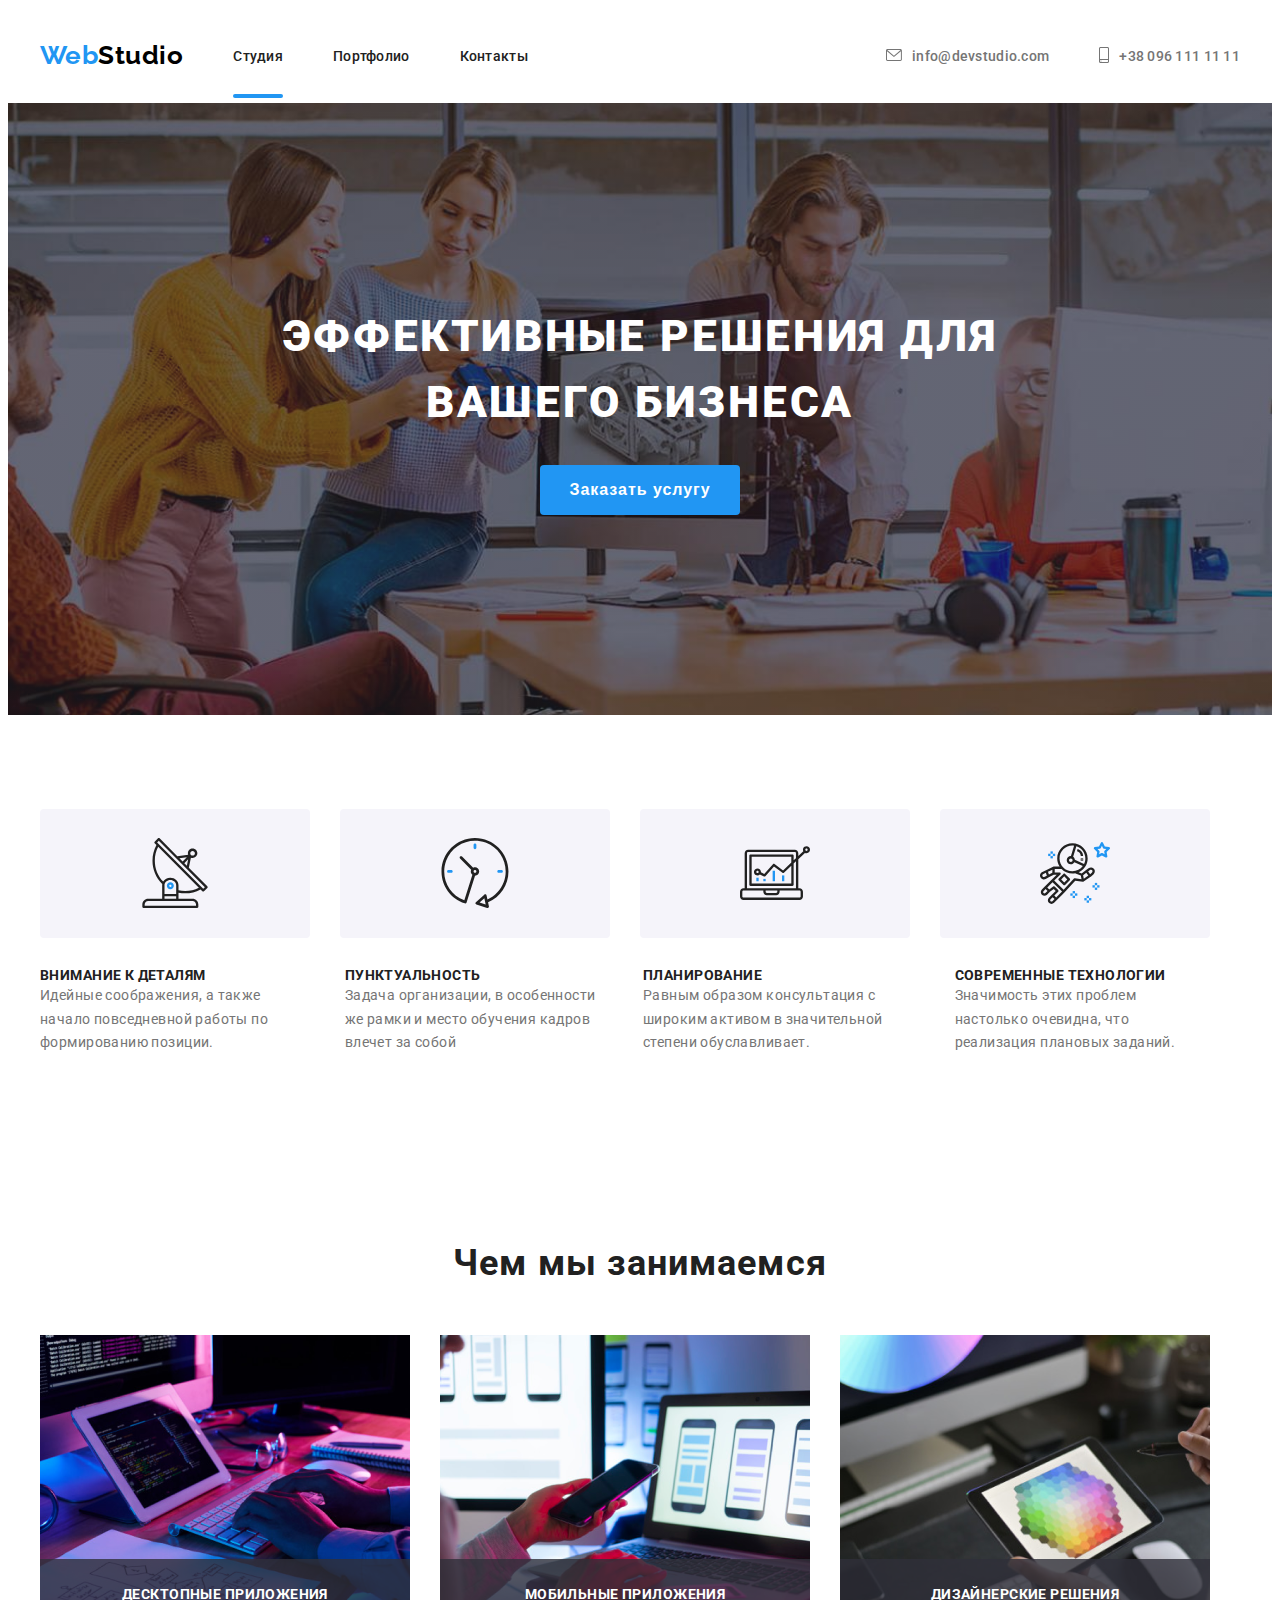
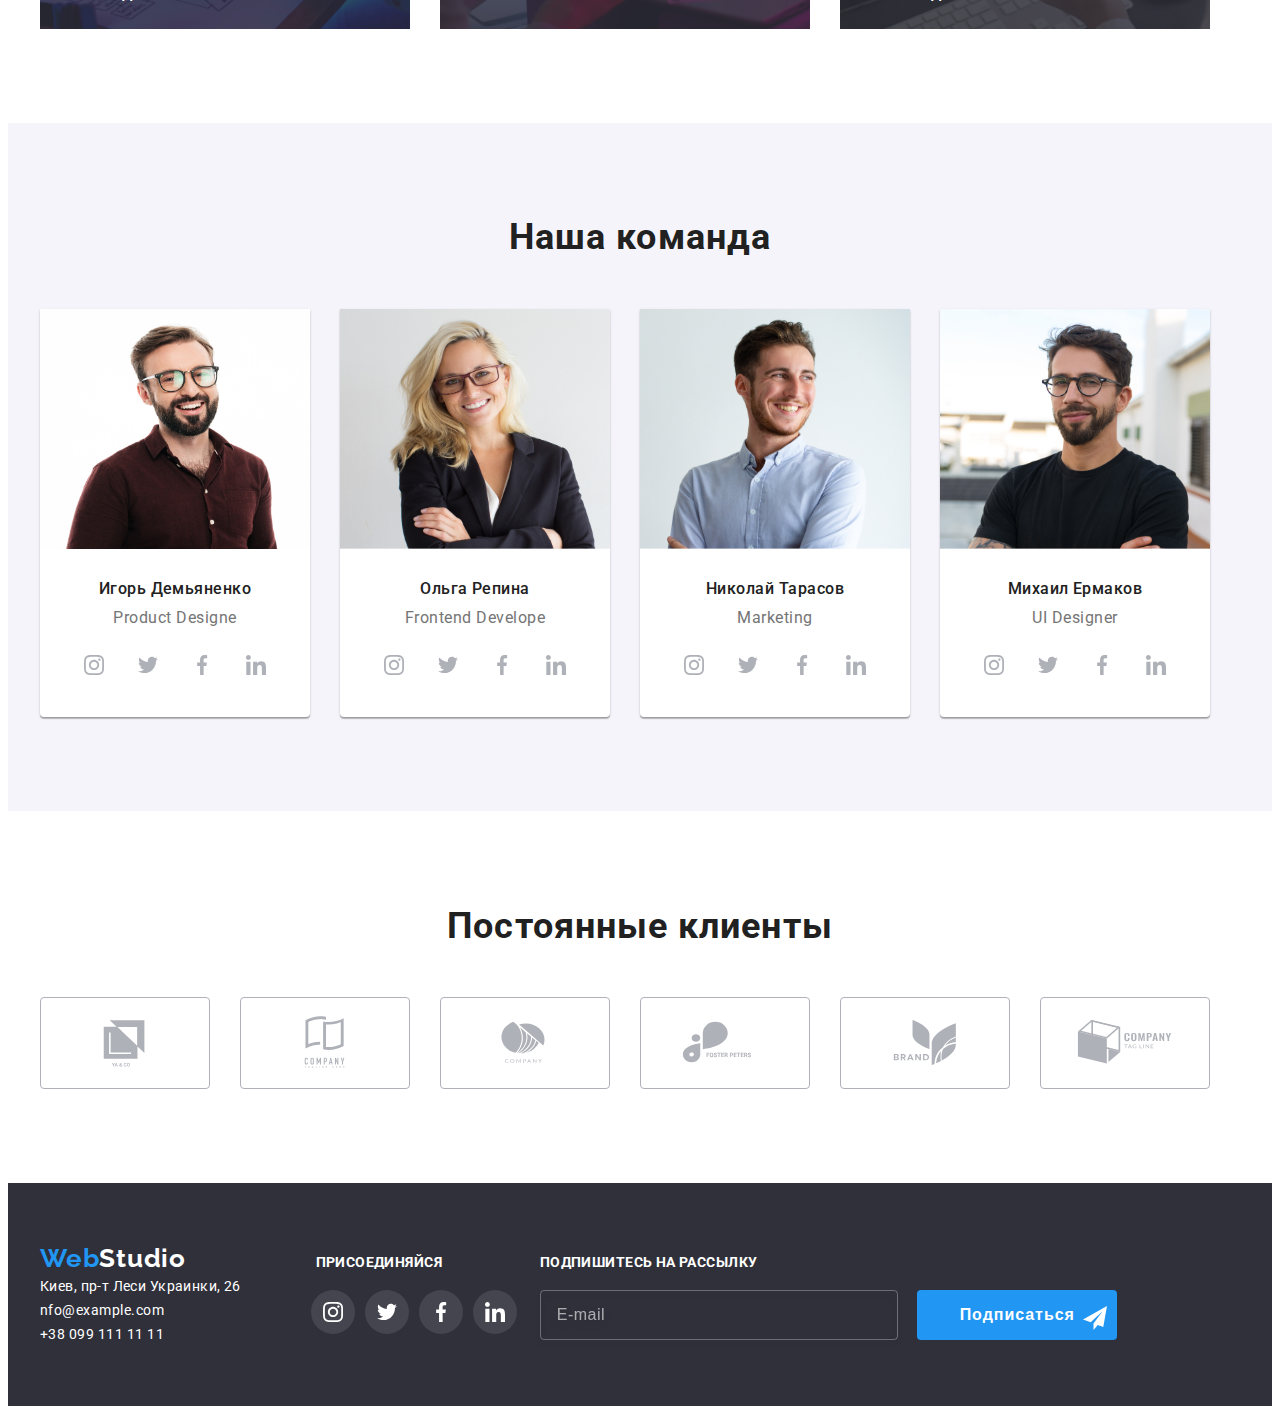
<file: index.html>
<!DOCTYPE html>
<html lang="en">
<head>
    <meta charset="UTF-8">
    <meta http-equiv="X-UA-Compatible" content="IE=edge">
    <meta name="viewport" content="width=device-width, initial-scale=1.0">
    <title>Document</title>
    <link rel="preconnect" href="https://fonts.googleapis.com">
<link rel="preconnect" href="https://fonts.gstatic.com" crossorigin>
<link href="https://fonts.googleapis.com/css2?family=Raleway:wght@700&family=Roboto:wght@400;500;700;900&display=swap" rel="stylesheet">
    <link rel="stylesheet" href="https://cdnjs.cloudflare.com/ajax/libs/modern-normalize/1.1.0/modern-normalize.min.css" integrity="sha512-wpPYUAdjBVSE4KJnH1VR1HeZfpl1ub8YT/NKx4PuQ5NmX2tKuGu6U/JRp5y+Y8XG2tV+wKQpNHVUX03MfMFn9Q==" crossorigin="anonymous" referrerpolicy="no-referrer" />
    <link rel="stylesheet" href="./css/main.min.css">
       </head>
<body>
       <!--шапка-->
       <header>
           <section class="heder-border">
         
           <div class="conteiner header-contakt">
                    <nav class="link header-navigation">      
                    <ul class="list header-list">
                         <li class="list__items"><a href="" class="link"> <span class="header-logo-1">Web</span><span class="heder-logo-2">Studio</span></a></li>
                         <Li class="list__items"><a href="./index.html"  class="list__link link carrent">Студия</a></li>
                         <li class="list__items"><a href="./portfolio.html" class="list__link link">Портфолио</a></li>
                         <Li class="list__items"><a href="" class="list__link link">Контакты</a></li>
                         </ul>
                        </nav> 
      <ul class="list contakt-list">
  <li class="contakt-item">
  <a href=""class="contakt-link ">
   <svg class="contakt-icon">
  <use href="./images/icons.svg#icon-envelope" ></use>
   </svg>
  </a>
  </li>
  <li class="list__items">
  <a href="mail:" class="contakt__list-email link list">info@devstudio.com                         
   </a>
   </li>
  <li class="contakt-item">
    <a href=""class="contakt-link ">
   <svg class="contakt-icon-tel">
  <use href="./images/icons.svg#icon-smartphone" ></use>
     
    </svg>
    </a>
    </li> <li class="list__items"><a href="tel:" class="contakt__list-tel link list">+38 096 111 11 11</a></li>
                        </ul>
        </div>
    </section>
     </header>
     <main>
       <section>
           <h1 hidden></h1>
       </section>
                             <!--hero-->
                         
           <section class="hero-fon"> 
            <div class="conteiner">
                <ul class="link list hero">
                    <li>
                     <h2 class="rishenie ">Эффективные решения для <br> вашего бизнеса</h2>    
                     <button                
                     type="button"
                      class="button button-flexs" data-modal-open>Заказать услугу</button>            
                    </li>
                     
                   
                </ul>
           
            </div>
          </section>
  
       
                                
                                <!--priimuschestva-->
            <section class="section">
            <div class="conteiner">

<ul class="priim">
    <li class="priim__item list">
        <a href=""class="priim__link ">
            <svg class="priim__icon">
               <use href="./images/icons.svg#icon-antenna-1" ></use>
                              
            </svg>
         </a></li>

         <li class="priim__item list">
            <a href=""class="priim__link ">
                <svg class="priim__icon">
                   <use href="./images/icons.svg#icon-clock-1" ></use>
                          
                </svg>
             </a></li>
             <li class="priim__item list">
                <a href=""class="priim__link ">
                    <svg class="priim__icon">
                       <use href="./images/icons.svg#icon-diagram-1" ></use>
                                      
                    </svg>
                 </a></li>
        
                 <li class="priim__item list">
                    <a href=""class="priim__link ">
                        <svg class="priim__icon astrovavt">
                           <use href="./images/icons.svg#icon-astronaut-1" ></use>
                                  
                        </svg>
                     </a></li>


</ul>

            <ul class="priimuschestva">
                 <li class="recl-zag"><h2 class="zagolovok">Внимание к деталям</h2>
                <p class="vubor">Идейные соображения, а также начало повседневной работы по формированию позиции.</p>
                </li>
                    <li class="recl-zag"><h2 class="zagolovok">Пунктуальность</h2>
                    <p class="vubor">Задача организации, в особенности же рамки и место обучения кадров влечет за собой</p>
                </li>
                    <li class="recl-zag">
                    <h2 class="zagolovok">Планирование</h2>
                    <p class="vubor">Равным образом консультация с широким активом в значительной степени обуславливает.</p>
                </li>
                <li class="recl-zag">
                   <h2  class="zagolovok">Современные технологии</h2> 
                   <p class="vubor">Значимость этих проблем настолько очевидна, что реализация плановых заданий.</p>
                </li>
            </ul>
        </div>
              </section>
       
                 <!--galer-1-->
            <section class="section">
                 <div class="conteiner">
            <ul class="stail text">
            <li  class="text-stail"><a href="" class="text-stail text stail">Чем мы занимаемся</a></li>
                   </ul>
                   <ul class="stail text galeri-1">
                    <li class="galeri-1">
                       <div>
                        <img src="./images/klava.jpg" alt=""
                         width="370" height="294">
                    <p class="zanjatie">Десктопные приложения</p></div>
                </li>
                    <li class="galeri-1">
                        <div> 
                        <img src="./images/tel.jpg" alt=""
                         width="370" height="294">
                         <p class="zanjatie">Мобильные приложения</p>
                        </div>
                        </li>
                        
                         <li class="galeri-1">
                           <div>

                          
                            <img src="./images/plansh.jpg" alt="" 
                             width="370" height="294">
                             <p class="zanjatie">Дизайнерские решения</p>
                            </div>
                            
                            </li>
                   </ul>       
                 </div>
        </section>
      <!--galeri-2-->
                <section class="section color">
                    <div class=" conteiner">
            <ul class="stail text">
            <li class="text-stail">
            <a href="" class=" text-stail text stail">Наша команда </a></li>
            </ul>
<div class="galeri-2">
    <ul class="stail text galeri-2">
        <li class="cart-name">
            <img 
            src="./images/igor.jpg" 
            alt="чоловік з бородою" 
            width="270" 
            height="240">
        <h3 class="name">Игорь Демьяненко</h3>
        <p lang= "en" class="position">Product Designe</p>
    
        <ul class="galeri-2-list social-lict list">
            <li class="social-item">
                <a href=""class="social-link link">
                    <svg class="social-icon">
                       <use href="./images/icons.svg#icon-instagram" ></use>
                                             
                    </svg>
                 </a>
                 </li>
                <li class="social-item">
                    <a href="" class="social-link link">
                        <svg class="social-icon">
                        <use href="./images/icons.svg#icon-twitter" ></use>                                         
                         </svg>
                         </a>
                         </li>
                    <li class="social-item">
                        <a href="" class="social-link link"> 
                            <svg class="social-icon">
                        <use href="./images/icons.svg#icon-facebook" ></use>                                         
                         </svg>
                        </a></li>
                        <li class="social-item">
                            <a href="" class="social-link link">
                                <svg class="social-icon">
                        <use href="./images/icons.svg#icon-linkedin" ></use>                                         
                         </svg> </a>
                            </li>    
        </ul>
    
    </li>
   
   
    </ul>
    
      <ul class="stail text galeri-2">
        <li class="cart-name">
           <img 
            src="./images/olga.jpg" 
            alt="жінка в окулярах"
             width="270" 
             height="240">
        <h3 class="name">Ольга Репина</h3>
        <p lang= "en" class="position">Frontend Develope</p>
    
        <ul class="galeri-2-list social-lict list">
            <li class="social-item">
                <a href=""class="social-link link">
                    <svg class="social-icon">
                       <use href="./images/icons.svg#icon-instagram" ></use>
                                             
                    </svg>
                 </a>
                 </li>
                <li class="social-item">
                    <a href="" class="social-link link">
                        <svg class="social-icon">
                        <use href="./images/icons.svg#icon-twitter" ></use>                                         
                         </svg>
                         </a>
                         </li>
                    <li class="social-item">
                        <a href="" class="social-link link"> 
                            <svg class="social-icon">
                        <use href="./images/icons.svg#icon-facebook" ></use>                                         
                         </svg>
                        </a></li>
                        <li class="social-item">
                            <a href="" class="social-link link">
                                <svg class="social-icon">
                        <use href="./images/icons.svg#icon-linkedin" ></use>                                         
                         </svg> </a>
                            </li>    
        </ul>
    </li>     

    </ul>
          <ul class="stail text galeri-2">
            <li class="cart-name">
                <img 
                src="./images/nik.jpg"
                 alt="чоловік без бороди"
                  width="270" height="240">
            <h3 class="name">Николай Тарасов</h3><p lang= "en" class="position">Marketing</p>
            <ul class="galeri-2-list social-lict list">
                <li class="social-item">
                    <a href=""class="social-link link">
                        <svg class="social-icon">
                           <use href="./images/icons.svg#icon-instagram" ></use>
                                                 
                        </svg>
                     </a>
                     </li>
                    <li class="social-item">
                        <a href="" class="social-link link">
                            <svg class="social-icon">
                            <use href="./images/icons.svg#icon-twitter" ></use>                                         
                             </svg>
                             </a>
                             </li>
                        <li class="social-item">
                            <a href="" class="social-link link"> 
                                <svg class="social-icon">
                            <use href="./images/icons.svg#icon-facebook" ></use>                                         
                             </svg>
                            </a></li>
                            <li class="social-item">
                                <a href="" class="social-link link">
                                    <svg class="social-icon">
                            <use href="./images/icons.svg#icon-linkedin" ></use>                                         
                             </svg> </a>    </li>    
            </ul>
        
        </li>
          </ul>  
         <ul class="stail text galeri-2">
            <li class="cart-name">
                <img 
                src="./images/mih.jpg" 
                alt="хтось вийшов з офісу" 
                width="270"
                height="240">
            <h3 class="name">Михаил Ермаков</h3>
            <p lang= "en" class="position">UI Designer</p>
            <ul class="galeri-2-list social-lict list">
                <li class="social-item">
                    <a href=""class="social-link link">
                        <svg class="social-icon">
                           <use href="./images/icons.svg#icon-instagram" ></use>
                                                 
                        </svg>
                     </a>
                     </li>
                    <li class="social-item">
                        <a href="" class="social-link link">
                            <svg class="social-icon">
                            <use href="./images/icons.svg#icon-twitter" ></use>                                         
                             </svg>
                             </a>
                             </li>
                        <li class="social-item">
                            <a href="" class="social-link link"> 
                                <svg class="social-icon">
                            <use href="./images/icons.svg#icon-facebook" ></use>                                         
                             </svg>
                            </a></li>
                            <li class="social-item">
                                <a href="" class="social-link link">
                                    <svg class="social-icon">
                            <use href="./images/icons.svg#icon-linkedin" ></use>                                         
                             </svg> </a>
                                </li>    
            </ul>
        </li>
         </ul>                    
</div>
                             
                </div>
         </section>

         <section>
             <div class="conteiner">
                 <p class="klient-text">Постоянные клиенты </p>          
              
<ul class="client">
    <li class="client-item list">
        <a href=""class="client-link ">
            <svg class="client-icon">
               <use href="./images/icons.svg#icon-Logo_1" ></use>
                              
            </svg></a></li>

         <li class="client-item list">
            <a href=""class="client-link ">
                <svg class="client-icon">
                   <use href="./images/icons.svg#icon-Logo_2" ></use>
                          
                </svg>
             </a> </li>
             <li class="client-item list">
                <a href=""class="client-link ">
                    <svg class="client-icon">
                       <use href="./images/icons.svg#icon-Logo_3" ></use>
                                      
                    </svg>
                 </a></li>
        
                 <li class="client-item list">
                    <a href=""class="client-link ">
                        <svg class="client-icon astrovavt">
                           <use href="./images/icons.svg#icon-Logo_4" ></use>
                                  
                        </svg>
                     </a> </li>
                     <li class="client-item list">
                        <a href=""class="client-link ">
                            <svg class="client-icon">
                               <use href="./images/icons.svg#icon-Logo_5" ></use>
                                              
                            </svg>
                         </a></li>
                
                         <li class="client-item list">
                            <a href=""class="client-link ">
                                <svg class="client-icon astrovavt">
                                   <use href="./images/icons.svg#icon-Logo_6" ></use>
                                          
                                </svg>
                             </a> </li>
</ul>

             </div>
         </section>
    
</main>
<footer>
    <section class="background-color adres-1">
   
        <div class="conteiner name-1">
            
            <div class="">
            <address>
                    <p class="logotip-1"><span class="footer-logo-1">Web</span><span class="footer-logo-2">Studio</span> </p>
                    <ul class="stail">
                    <li><a href="" class="adres"> Киев, пр-т Леси Украинки, 26 </a></li>
                    <li><a href="mail:" class="adres-2"> nfo@example.com </a></li>
                    <li><a href="tel:" class="adres-2"> +38 099 111 11 11 </a></li>
                </ul>
            </address>
        </div>

<div class="">
    <p class="futer-text">ПРИСОЕДИНЯЙСЯ</p>
    <ul class="list futer-lict">
        <li class="futer-item">
            <a href=""class="futer-link link">
                <svg class="futer-icon">
                   <use href="./images/icons.svg#icon-instagram" ></use>
       
                </svg>
             </a>
             </li>

            <li class="futer-item">
                <a href="" class="futer-link link">
                    <svg class="futer-icon">
                    <use href="./images/icons.svg#icon-twitter" ></use>                                         
                     </svg>
                     </a>
                     </li>
                <li class="futer-item">
                    <a href="" class="futer-link link"> 
                        <svg class="futer-icon">
                    <use href="./images/icons.svg#icon-facebook" ></use>                                         
                     </svg>
                    </a></li>
                    <li class="futer-item">
                        <a href="" class="futer-link link">
                            <svg class="futer-icon">
                    <use href="./images/icons.svg#icon-linkedin" ></use>                                         
                     </svg> 
                    </a></li>   </ul>
                </div>    
         
            
                <div class="input">         
<p class="input-text">Подпишитесь на рассылку</p>
  <form action="#" class="online-form">
    <input type="text" 
    name="E-mail"
     placeholder="E-mail"
    class="online-input"/>

    <button type="submit" class="btn button">Подписаться</button>
    <svg class="futer-send">
        <use href="./images/icons.svg#icon-icon-send-1"></use>                                         
         </svg> 
</form>
        </div>  

    </section>
</div>
      
</footer>

<div class="backdrop is-hidden" data-modal>

    <div class="modal">
<button 
type="button"
class="btn-clouse" data-modal-close>
<svg class="clouse">
    <use href="./images/icons.svg#icon-close-black-18dp-2-1"></use>                                         
     </svg> 

  
</button>
<p class="modal-tatle">Оставьте свои данные, мы вам перезвоним</p>
<form action="#" class="modal-form">
<div class="modal-field">
<label for="user-name" class="input-label">Имя</label>
<input
 type="text" 
 name="user-name"
  id="user-name" 
  class="model-input">
  <svg class="modal-icon">
    <use href="./images/icons.svg#icon-person-black-18dp-1-1"></use>                                         
     </svg> 
</div>
<div class="modal-field">
    <label for="user-tel" class="input-label">Телефон</label>
    <input 
    type="tel" 
    name="user-tel" 
    id="user-tel" 
    class="model-input">
    <svg class="modal-icon">
        <use href="./images/icons.svg#icon-phone-black-18dp-1-11"></use>                                         
         </svg> 
    </div>
    <div class="modal-field">
        <label for="user-email" class="input-label">Почта</label>
        <input type="email" 
        name="user-email" 
        id="user-email"
         class="model-input">
         <svg class="modal-icon">
            <use href="./images/icons.svg#icon-email-black-18dp-1-1">
                </use>                                         
             </svg> 
        </div>
        <div class="modal-field">
            <label for="user-text" 
            class="input-label">Комментарий</label>
    
           <textarea 
           name="user-text" 
           id="user-text"
           class="modal-text"
           placeholder="Введите текст"
           ></textarea>     
           </div>
           <input type="checkbox" id="modal-checkbox" 
           class="modal-checkbox visually-hidden"/>
           <label for="modal-checkbox" class="check-text">
            <span>
                <svg class="chek-icon">
                    <use href="./images/icons.svg#icon-Vector-1">
                        </use>                                         
                     </svg> 
            </span>Соглашаюсь с рассылкой и принимаю  <a href="">Условия договора</a> </label>
           <button type="submit" class="btn button modal-button">Отправить</button>

            </div>
           
</form>
    </div>
</div>
<script src="./js/modal.js"></script>
</body>
</html>
</file>
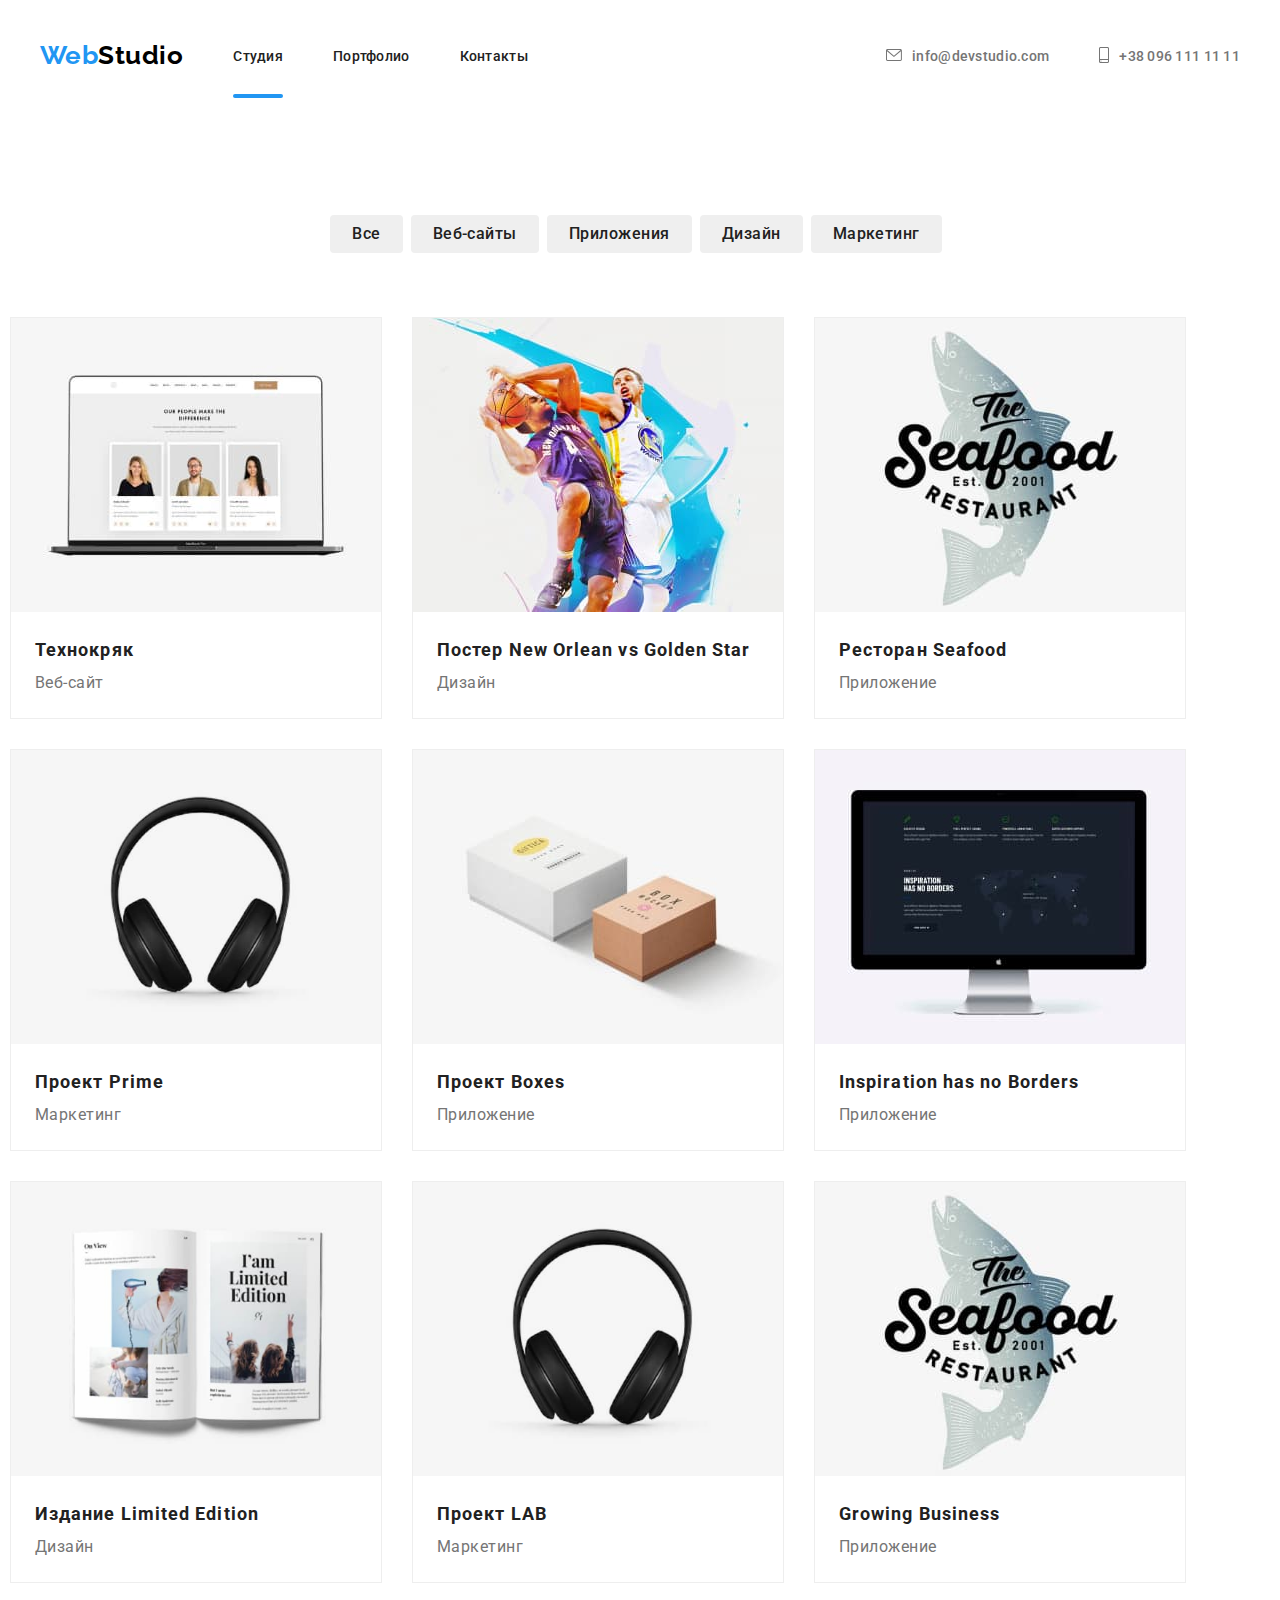
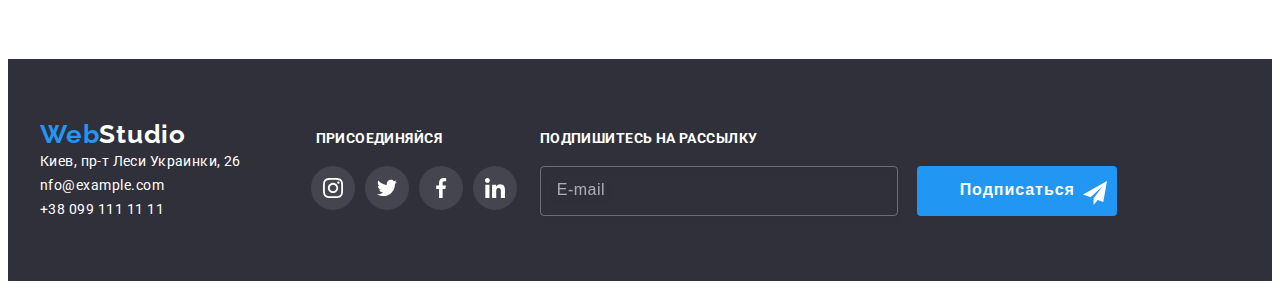
<file: portfolio.html>
<!DOCTYPE html>
<html lang="en">
<head>
    <meta charset="UTF-8">
    <meta http-equiv="X-UA-Compatible" content="IE=edge">
    <meta name="viewport" content="width=device-width, initial-scale=1.0">
    <title>Document</title>    <link rel="preconnect" href="https://fonts.googleapis.com">
    <link rel="preconnect" href="https://fonts.gstatic.com" crossorigin>
    <link href="https://fonts.googleapis.com/css2?family=Raleway:wght@700&family=Roboto:wght@400;500;700;900&display=swap" rel="stylesheet">
        <link rel="stylesheet" href="https://cdnjs.cloudflare.com/ajax/libs/modern-normalize/1.1.0/modern-normalize.min.css" integrity="sha512-wpPYUAdjBVSE4KJnH1VR1HeZfpl1ub8YT/NKx4PuQ5NmX2tKuGu6U/JRp5y+Y8XG2tV+wKQpNHVUX03MfMFn9Q==" crossorigin="anonymous" referrerpolicy="no-referrer" />
        <link rel="stylesheet" href="./css/main.min.css">
  
</head>
<body>
       <!--шапка-->
       <header>
        <section class="heder-border">
         
            <div class="conteiner header-contakt">
                     <nav class="link header-navigation">      
                        <ul class="list header-list">
                            <li class="list__items"><a href="" class="link"> <span class="header-logo-1">Web</span><span class="heder-logo-2">Studio</span></a></li>
                            <Li class="list__items"><a href="./index.html"  class="list__link link carrent">Студия</a></li>
                            <li class="list__items"><a href="./portfolio.html" class="list__link link">Портфолио</a></li>
                            <Li class="list__items"><a href="" class="list__link link">Контакты</a></li>
                            </ul>
                         </nav> 
       <ul class="list contakt-list">
   <li class="contakt-item">
   <a href=""class="contakt-link ">
    <svg class="contakt-icon">
   <use href="./images/icons.svg#icon-envelope" ></use>
    </svg>
   </a>
   </li>
   <li class="list__items">
   <a href="mail:" class="contakt__list-email link list">info@devstudio.com                         
    </a>
    </li>
   <li class="contakt-item">
     <a href=""class="contakt-link ">
    <svg class="contakt-icon-tel">
   <use href="./images/icons.svg#icon-smartphone" ></use>
      
     </svg>
     </a>
     </li> <li class="list__items"><a href="tel:" class="contakt__list-tel link list">+38 096 111 11 11</a></li>
                         </ul>
         </div>
     </section>
        </header>
    <main>
       <section>


           <!--Заголовок -->
           <h1 hidden></h1>
       </section>
        <!--кнопки-->
            <section class="knopki-otstup">
                <div class="conteiner  btn-portfolio">
                <button type="button" class="knopki btn-portfolio knopki-portfolio" >Все</button>
                <button type="button" class="knopki btn-portfolio knopki-portfolio" >Веб-сайты</button>
                <button type="button" class="knopki btn-portfolio knopki-portfolio" >Приложения</button>
                <button type="button" class="knopki btn-portfolio knopki-portfolio" >Дизайн</button>
                <button type="button" class="knopki btn-portfolio knopki-portfolio" >Маркетинг</button>
                 </div>
            </section>                      
      <!--фото-->
    <section class="cart-boton">
        <div class="conteiner">
            <ul class="card-set" >
            <li class="stail item cart-shadow portf-txt-hid">
             
                <div class="portfol-text-wrapper">
             
                <img src="./images/vebd.jpg"
                 alt="технокряк" width="370" height="294">
                   <p class="portfol-text">
                    Технокряк это современная 
                    площадка распространения коронавируса. 
                    Компании используют эту платформу для 
                    цифрового шпионажа и атак на 
                    защищённые сервера конкурентов.
                        </p>
                    </div>
            <h2 class="rozdilu">Технокряк</h2>
            <p lang= "ru" class="rozdilu-2">Веб-сайт</p></li>
            <li class="stail item cart-shadow portf-txt-hid">
            
                <div class="portfol-text-wrapper">
                <img src="./images/idizajn.jpg" 
                alt="Дизайн" width="370" height="294">
                <p class="portfol-text">
                    Технокряк это современная 
                    площадка распространения коронавируса. 
                    Компании используют эту платформу для 
                    цифрового шпионажа и атак на 
                    защищённые сервера конкурентов.
                        </p>
            </div>

            <h2 class="rozdilu">Постер New Orlean vs Golden Star</h2>
            <p lang= "ru" class="rozdilu-2">Дизайн</p></li>    
             <li class="stail item cart-shadow portf-txt-hid">

                <div class="portfol-text-wrapper">
                 <img src="./images/restoran.jpg" 
                 alt="ресторан" width="370" height="294">
                 <p class="portfol-text">
                    Технокряк это современная 
                    площадка распространения коронавируса. 
                    Компании используют эту платформу для 
                    цифрового шпионажа и атак на 
                    защищённые сервера конкурентов.
                        </p>
                    </div>

             <h2 class="rozdilu">Ресторан Seafood</h2>
             <p lang= "ru" class="rozdilu-2">Приложение</p></li>
             <li class="stail item cart-shadow portf-txt-hid">
                <div class="portfol-text-wrapper">
                <img src="./images/marceting.jpg" 
                 alt="Проект Prime" width="370" height="294">
                 <p class="portfol-text">
                    Технокряк это современная 
                    площадка распространения коронавируса. 
                    Компании используют эту платформу для 
                    цифрового шпионажа и атак на 
                    защищённые сервера конкурентов.
                        </p>
                
                </div>
             <h2 class="rozdilu">Проект Prime</h2>
             <p lang= "ru" class="rozdilu-2">Маркетинг</p></li> 
             <li class="stail item cart-shadow portf-txt-hid">
                <div class="portfol-text-wrapper">

                <img src="./images/box.jpg" 
                alt="Проект Boxes" width="370" height="294">
                <p class="portfol-text">
                    Технокряк это современная 
                    площадка распространения коронавируса. 
                    Компании используют эту платформу для 
                    цифрового шпионажа и атак на 
                    защищённые сервера конкурентов.
                        </p>
            </div>
             <h2 class="rozdilu">Проект Boxes</h2>
             <p lang= "ru" class="rozdilu-2">Приложение</p></li> 
             <li class="stail item cart-shadow portf-txt-hid">
                <div class="portfol-text-wrapper">
                <img src="./images/border.jpg"
                  alt="Inspiration has no Borders" width="370" 
                  height="294">
                  <p class="portfol-text">
                    Технокряк это современная 
                    площадка распространения коронавируса. 
                    Компании используют эту платформу для 
                    цифрового шпионажа и атак на 
                    защищённые сервера конкурентов.
                        </p>
                        </div>
             <h2 class="rozdilu">Inspiration has no Borders</h2><p lang= "ru" class="rozdilu-2">Приложение</p></li> 
             <li class="stail item cart-shadow portf-txt-hid">
                <div class="portfol-text-wrapper">
                <img src="./images/book.jpg" 
                 alt="Издание Limited Edition" width="370"
                  height="294">
                  <p class="portfol-text">
                    Технокряк это современная 
                    площадка распространения коронавируса. 
                    Компании используют эту платформу для 
                    цифрового шпионажа и атак на 
                    защищённые сервера конкурентов.
                        </p>
                        </div>
             <h2 class="rozdilu">Издание Limited Edition</h2>
             <p lang= "ru" class="rozdilu-2">Дизайн</p></li> 
             <li class="stail item cart-shadow portf-txt-hid">
               
                <div class="portfol-text-wrapper">
                <img src="./images/marceting.jpg"
                  alt="Проект LAB" width="370"
                   height="294">
                   <p class="portfol-text">
                    Технокряк это современная 
                    площадка распространения коронавируса. 
                    Компании используют эту платформу для 
                    цифрового шпионажа и атак на 
                    защищённые сервера конкурентов.
                        </p>
                        </div>
             <h2 class="rozdilu">Проект LAB</h2>
             <p lang= "ru" class="rozdilu-2">Маркетинг</p></li> 
             <li class="stail item cart-shadow portf-txt-hid">
                <div class="portfol-text-wrapper">
                <img src="./images/prilogeniaj.jpg"
                  alt="Growing Business" width="370" 
                  height="294">
                  <p class="portfol-text">
                    Технокряк это современная 
                    площадка распространения коронавируса. 
                    Компании используют эту платформу для 
                    цифрового шпионажа и атак на 
                    защищённые сервера конкурентов.
                        </p>
                        </div>
             <h2 class="rozdilu">Growing Business</h2>
             <p lang= "ru" class="rozdilu-2">Приложение</p></li> 
             </ul>
            </div>
    </section>
               </main>
   <!--подвал-->
<footer>
    <section class="background-color adres-1">
     
        <div class="conteiner name-1">

        <div class="">
            <address>
                    <p class="logotip-1"><span class="footer-logo-1">Web</span><span class="footer-logo-2">Studio</span> </p>
                    <ul class="stail">
                    <li><a href="" class="adres"> Киев, пр-т Леси Украинки, 26 </a></li>
                    <li><a href="mail:" class="adres-2"> nfo@example.com </a></li>
                    <li><a href="tel:" class="adres-2"> +38 099 111 11 11 </a></li>
                </ul>
            </div>
            </address>
            <div class=""> 
            <p class="futer-text">ПРИСОЕДИНЯЙСЯ</p>
            <ul class="futer-lict list">
                <li class="futer-item">
                    <a href=""class="futer-link link">
                        <svg class="futer-icon">
                           <use href="./images/icons.svg#icon-instagram" ></use>
                                                 
                        </svg>
                     </a>
                     </li>
        
                    <li class="futer-item">
                        <a href="" class="futer-link link">
                            <svg class="futer-icon">
                            <use href="./images/icons.svg#icon-twitter" ></use>                                         
                             </svg>
                             </a>
                             </li>
                        <li class="futer-item">
                            <a href="" class="futer-link link"> 
                                <svg class="futer-icon">
                            <use href="./images/icons.svg#icon-facebook" ></use>                                         
                             </svg>
                            </a></li>
                            <li class="futer-item">
                                <a href="" class="futer-link link">
                                    <svg class="futer-icon">
                            <use href="./images/icons.svg#icon-linkedin" ></use>                                         
                             </svg> 
                            </a>
                                </li>    
           </ul>
        </div>
        <div class="input">         
            <p class="input-text">Подпишитесь на рассылку</p>
              <form action="#" class="online-form">
                <input type="text" 
                name="E-mail"
                 placeholder="E-mail"
                class="online-input"/>
            
                <button type="submit" class="btn button">Подписаться</button>
                <svg class="futer-send">
                    <use href="./images/icons.svg#icon-icon-send-1"></use>                                         
                     </svg> 
            </form>
                    </div>  
    </div>

    </section>
</footer>
</body>
</html>
</file>
<file: css/main.min.css>
:root{--praimary-title-color: #FFFFFF;--one-title-color: #2F303A;--akcent-title-color: #2196F3;--secondery-title-color: #000000;--thri-title-color: #757575;--four-title-color: #212121;--five-title-color: #ECECEC;--background-color: #FFFFFF}p,h1,h2,h3,h4,h5,h6{margin:0}ul{margin:0;padding-left:0}img{display:block}body{font-family:'Roboto', sans-serif;letter-spacing:0.03em;font-style:normal;text-decoration:none;list-style:none;background:var(--background-color)}.visually-hidden{position:absolute;width:1px;height:1px;margin:-1px;padding:0px;overflow:hidden;border:0 px;clip:rect(0 0 0 0)}.link{text-decoration:none}.list{list-style:none}.conteiner{width:1200px;margin:0 auto;padding-left:15px;padding-right:15px}.section{padding-top:94px;padding-bottom:94px}.carrent:after{content:'';position:absolute;width:100%;height:4px;border-radius:2px;background-color:var(--akcent-title-color);display:block;bottom:-34px}.contakt-item{margin-right:10px}.contakt-link{width:100%;height:100%;border-radius:50%;display:flex;align-items:center;justify-content:center}.contakt-icon{width:16px;height:12px;fill:var(--thri-title-color)}.contakt-icon:hover,.contakt-icon:focus{fill:var(--akcent-title-color)}.contakt-icon-tel{width:10px;height:16px;fill:var(--thri-title-color)}.contakt-icon-tel:hover,.contakt-icon-tel:focus{fill:var(--akcent-title-color)}.header-contakt{display:flex;align-items:center;margin-left:auto;align-items:center}.header-border{border-bottom:1px solid #ECECEC}.header-navigation{display:flex;align-items:center}.header-list{display:flex;align-items:center}.contakt-list{margin-left:auto;display:flex;align-items:center}.list__items:not(:last-child){margin-right:50px;align-items:center;padding-bottom:32px;padding-top:32px}.header-logo-1{font-family:Raleway;font-style:normal;font-weight:700;font-size:26px;line-height:1.19;color:var(--akcent-title-color)}.heder-logo-2{font-family:Raleway;font-style:normal;font-weight:700;font-size:26px;line-height:1.19;color:var(--secondery-title-color)}.list__link{font-weight:500;font-size:14px;line-height:1.14;letter-spacing:0.02em;color:var(--four-title-color);position:relative;transition:color 250ms ease cubic-bezier(0.4, 0, 0.2, 1)}.contakt__list-tel{font-weight:500;font-size:14px;line-height:1.14;letter-spacing:0.02em;color:var(--thri-title-color);transition:color 250ms ease cubic-bezier(0.4, 0, 0.2, 1)}.link:hover,.link:focus{color:var(--akcent-title-color)}.contakt__list-email{font-weight:500;font-size:14px;line-height:1.14;letter-spacing:0.02em;color:var(--thri-title-color);transition:color 250ms ease,cubic-bezier(0.4, 0, 0.2, 1);-webkit-transition:color 250ms ease,cubic-bezier(0.4, 0, 0.2, 1);-moz-transition:color 250ms ease,cubic-bezier(0.4, 0, 0.2, 1);-ms-transition:color 250ms ease,cubic-bezier(0.4, 0, 0.2, 1);-o-transition:color 250ms ease,cubic-bezier(0.4, 0, 0.2, 1)}.contakt__list-email:hover{color:var(--akcent-title-color)}.hero-fon{border-color:var(--one-title-color);background-image:linear-gradient(rgba(47,48,58,0.4), rgba(47,48,58,0.4)),url(../images/fon.jpg);background-repeat:no-repeat;background-position:top;background-size:cover}.hero{display:flex;justify-content:center}.rishenie{font-weight:900;font-size:44px;line-height:1.5;text-align:center;letter-spacing:0.06em;text-transform:uppercase;color:var(--praimary-title-color);align-items:center;margin-top:200px}.background-color{background-color:var(--one-title-color)}.priim{display:flex;margin-bottom:30px;justify-content:center}.priim__item{width:270px;height:129px;margin-right:30px}.priim__icon{position:absolute;width:70px;height:70px;fill:var(--thri-title-color);justify-content:center}.priim__link{display:flex;width:100%;height:100%;border:10px;border-radius:4px;box-sizing:border-box;background-color:#F5F4FA;align-items:center;justify-content:center;-webkit-border-radius:4px;-moz-border-radius:4px;-ms-border-radius:4px;-o-border-radius:4px}.priim__link+.priim-icon{margin-right:30px}.recl-zag{margin-right:40px}.priimuschestva{display:flex;list-style:none}.vubor{font-weight:400;font-size:14px;line-height:1.7;letter-spacing:0.03em;color:var(--thri-title-color)}.zagolovok{font-weight:700;font-size:14px;line-height:1.14;letter-spacing:0.03em;text-transform:uppercase;color:var(--four-title-color)}.zanjatie{position:absolute;width:370px;height:70px;align-items:center;justify-content:center;display:flex;background-color:rgba(47,48,58,0.8);color:var(--praimary-title-color);font-family:Roboto;font-style:normal;font-weight:bold;font-size:14px;line-height:16px;text-align:center;letter-spacing:0.03em;text-transform:uppercase;left:0;bottom:0}.galeri-1{display:flex;position:relative}.galeri-1:not(:last-child){margin-right:30px}.klient-text{font-family:Roboto;font-style:normal;font-weight:bold;font-size:36px;line-height:42px;text-align:center;letter-spacing:0.03em;color:var(--four-title-color);margin-bottom:50px;margin-top:94px}.client{display:flex;justify-content:center;margin-bottom:94px}.client-item{width:170px;height:92px;margin-right:30px}.client-icon{position:absolute;width:106px;height:60px;fill:#AFB1B8;justify-content:center}.client-link{display:flex;width:100%;height:100%;border:1px solid #AFB1B8;box-sizing:border-box;align-items:center;justify-content:center;border-radius:4px;-webkit-border-radius:4px;-moz-border-radius:4px;-ms-border-radius:4px;-o-border-radius:4px;transition:fill 250ms, linear;-webkit-transition:fill 250ms, linear;-moz-transition:fill 250ms, linear;-ms-transition:fill 250ms, linear;-o-transition:fill 250ms, linear}.client-link+.client-icon{margin-right:30px}.client-link:hover,.client-link:focus{border-color:var(--akcent-title-color)}.client-link:hover .client-icon,.client-link:focus .client-icon{fill:var(--akcent-title-color)}.knopki-otstup{margin-top:112px;margin-bottom:34px}.btn-portfolio{display:flex;justify-content:center}.knopki{font-family:Roboto;font-style:normal;font-weight:500;font-size:16px;line-height:1.6;text-align:center;letter-spacing:0.03em;color:var(--four-title-color);border:none;border-radius:4px;-webkit-border-radius:4px;-moz-border-radius:4px;-ms-border-radius:4px;-o-border-radius:4px;margin-right:8px;padding:6px 22px}.knopki-portfolio:hover,.knopki-portfolio:focus{color:var(--praimary-title-color);background-color:var(--akcent-title-color)}.cart-boton{margin-bottom:76px}.portfol-text-wrapper{position:relative;overflow:hidden}.portfol-text{position:absolute;height:100%;left:0px;top:0px;padding-left:21px;padding-right:27px;padding-top:30px;padding-bottom:96px;background-color:var(--akcent-title-color);font-family:Roboto;font-style:normal;font-weight:normal;font-size:18px;line-height:28px;letter-spacing:0.03em;color:var(--praimary-title-color);transform:translateY(100%);transition:transform 250ms linear}.portf-txt-hid:hover .portfol-text{transform:translateY(0)}.card-set{display:flex;flex-wrap:wrap;flex-basis:calc(100% / 3 - 30px);margin-right:-30px;margin-left:-30px}.item{border:1px solid #EEEEEE;margin-top:30px;margin-right:30px;justify-content:center}.cart-shadow:hover,.cart-shadow:focus{box-shadow:0px 1px 1px rgba(0,0,0,0.12),0px 4px 4px rgba(0,0,0,0.06),1px 4px 6px rgba(0,0,0,0.16)}.rozdilu{font-family:Roboto;font-style:normal;font-weight:700;font-size:18px;line-height:2;letter-spacing:0.06em;color:var(--four-title-color);margin-top:20px;margin-left:24px}.rozdilu-2{font-family:Roboto;font-style:normal;font-weight:normal;font-size:16px;line-height:30px;letter-spacing:0.03em;color:var(--thri-title-color);margin-left:24px;margin-bottom:20px}.backdrop{position:fixed;width:100vw;height:100vh;background-color:rgba(0,0,0,0.2);top:0;display:flex;align-items:center;justify-content:center;transition:opcity 250ms ease-in-out,  visibility 250ms ease-in-out;-webkit-transition:opcity 250ms ease-in-out,  visibility 250ms ease-in-out;-moz-transition:opcity 250ms ease-in-out,  visibility 250ms ease-in-out;-ms-transition:opcity 250ms ease-in-out,  visibility 250ms ease-in-out;-o-transition:opcity 250ms ease-in-out,  visibility 250ms ease-in-out}.backdrop.is-hidden{opacity:0;visibility:hidden;pointer-events:none}.modal{position:relative;width:528px;min-height:581px;background-color:var(--praimary-title-color);border-radius:10px;padding:40px}.modal:tatle{font-family:Roboto;font-style:normal;font-weight:bold;font-size:20px;line-height:23px;text-align:center;letter-spacing:0.03em;color:var(--four-title-color);margin-bottom:12px}.modal-field{margin-bottom:10px;position:relative}.modal-icon{width:18px;height:18px;position:absolute;left:10px;top:50%}.model-input{width:100%;height:40px;border-radius:4px;border:1px solid #757575;background:transparent;padding-left:40px;padding-right:20px;outline:none}.model-input:focus{border-color:var(--akcent-title-color)}.model-input:focus+.modal-icon{fill:var(--akcent-title-color)}.input-label{font-family:Roboto;font-style:normal;font-weight:normal;font-size:12px;line-height:14px;letter-spacing:0.01em;color:#757575;display:block;margin-bottom:5px}.modal-text{width:100%;height:100px;border-radius:4px;resize:none;border:1px solid #757575;background:transparent;padding-left:20px;padding-right:20px;padding-top:5px;outline:none;font-family:Roboto;font-style:normal;font-weight:normal;font-size:12px;line-height:14px;letter-spacing:0.01em;color:rgba(117,117,117,0.5)}.modal-text:focus{border-color:var(--akcent-title-color)}.check-text{font-family:Roboto;font-style:normal;font-weight:normal;font-size:14px;line-height:24px;letter-spacing:0.03em;color:var(--thri-title-color);display:flex;margin-bottom:30px;justify-content:center;align-items:center}.check-text span{width:15px;height:15px;border:1px solid #212121;border-radius:4px;margin-right:8px;display:flex;align-items:center;justify-content:center}.chek-icon{width:16px;height:15px}.modal-checkbox:checked+.check-text span{background-color:var(--akcent-title-color);border:none}.galeri-2{display:flex;border:none}.galeri-2{margin-right:30px;border-radius:4px}.color{background-color:#F5F4FA}.cart-name{box-shadow:0px 1px 3px rgba(0,0,0,0.12),0px 1px 1px rgba(0,0,0,0.14),0px 2px 1px rgba(0,0,0,0.2);border-radius:0px 0px 4px 4px;background-color:var(--praimary-title-color)}.name{font-weight:500;font-size:16px;line-height:1.19;text-align:center;letter-spacing:0.03em;color:var(--four-title-color);margin-top:30px}.position{font-weight:400;font-size:16px;line-height:1.19;text-align:center;letter-spacing:0.03em;color:var(--thri-title-color);margin-top:10px;margin-bottom:16px}.logotip-1{text-align:start}.footer-logo-1{font-family:Raleway;font-style:normal;font-weight:700;font-size:26px;line-height:1.19;letter-spacing:0.03em;color:var(--akcent-title-color)}.footer-logo-2{font-family:Raleway;font-style:normal;font-weight:700;font-size:26px;line-height:1.19;letter-spacing:0.03em;color:var(--praimary-title-color)}.adres{display:flex;font-family:Roboto;font-style:normal;font-weight:normal;font-size:14px;line-height:24px;letter-spacing:0.03em;text-decoration:none;color:var(--praimary-title-color)}.adres-2{display:flex;font-family:Roboto;font-style:normal;font-weight:normal;font-size:14px;line-height:24px;text-decoration:none;color:var(--praimary-title-color)}.adres-1{padding-top:60px;padding-bottom:60px}.name-1{display:flex;align-items:baseline}.futer-text{display:flex;font-family:Roboto;font-style:normal;font-weight:bold;font-size:14px;line-height:16px;letter-spacing:0.03em;text-transform:uppercase;color:var(--praimary-title-color);margin-bottom:20px;margin-left:70px;justify-content:center;align-items:center}.futer-lict{display:flex;justify-content:center}.futer-item{width:44px;height:44px}.futer-item+.futer-item{margin-left:10px}.futer-link{display:flex;width:100%;height:100%;border-radius:50%;background-color:rgba(255,255,255,0.1);align-items:center;justify-content:center;margin-left:70px}.futer-link:hover,.futer-link:focus{background-color:#2196F3}.futer-link:hover .futer-icon,.futer-link:focus .futer-icon{fill:var(--praimary-title-color)}.futer-icon{width:20px;height:20px;fill:var(--praimary-title-color)}.input{margin-left:93px;position:relative}.input-text{font-family:Roboto;font-style:normal;font-weight:bold;font-size:14px;line-height:16px;letter-spacing:0.03em;text-transform:uppercase;color:var(--praimary-title-color);margin-bottom:20px}.online-input{width:358px;height:50px;border:1px solid rgba(255,255,255,0.3);box-sizing:border-box;filter:drop-shadow(0px 4px 4px rgba(0,0,0,0.15));border-radius:4px;background-color:transparent;padding:16px;margin-right:15px;justify-content:center;align-items:center;color:var(--akcent-title-color)}.online-input:focus::placeholder{border-color:var(--akcent-title-color)}.online-input::placeholder{font-style:normal;font-weight:normal;font-size:16px;line-height:20px;align-items:center;letter-spacing:0.03em;color:rgba(255,255,255,0.6)}.futer-send{width:24px;height:24px;position:absolute;right:10px;top:60%}.btn-clouse{position:absolute;right:8px;width:30px;height:30px;top:8px;background-color:transparent;border:1px solid #757575;border-radius:50%;display:flex;justify-content:center;align-items:center;outline:none;-webkit-border-radius:50%;-moz-border-radius:50%;-ms-border-radius:50%;-o-border-radius:50%}.btn-clouse:focus,.btn-clouse:hover+.clouse{border-color:var(--praimary-title-color);fill:var(--akcent-title-color)}.clouse{position:absolute;width:18px;height:18px}.modal-button{display:block;margin:0 auto}.button-flexs{display:flex;align-items:center;justify-content:center;margin-top:30px;margin-left:450px;margin-right:450px;margin-bottom:200px}.button{font-weight:bold;font-size:16px;line-height:1.9;border:none;width:200px;height:50px;text-align:center;letter-spacing:0.06em;color:var(--praimary-title-color);background-color:var(--akcent-title-color);border-radius:4px;transition:color 250ms linear,background-color 250ms linear,cubic-bezier(0.4, 0, 0.2, 1);-webkit-transition:color 250ms linear,background-color 250ms linear,cubic-bezier(0.4, 0, 0.2, 1);-moz-transition:color 250ms linear,background-color 250ms linear,cubic-bezier(0.4, 0, 0.2, 1);-ms-transition:color 250ms linear,background-color 250ms linear,cubic-bezier(0.4, 0, 0.2, 1);-o-transition:color 250ms linear,background-color 250ms linear,cubic-bezier(0.4, 0, 0.2, 1)}.button:hover,.button:focus{color:var(--praimary-title-color);background-color:#188CE8}.social-lict{display:flex;justify-content:center;margin-bottom:30px}.social-item{width:44px;height:44px}.social-item+.social-item{margin-left:10px}.social-link{width:100%;height:100%;border-radius:50%;border-color:#FFFFFF;background-color:#FFFFFF;display:flex;align-items:center;justify-content:center;transition:color 250ms linear,background-color 250ms,cubic-bezier(0.4, 0, 0.2, 1);-webkit-transition:color 250ms linear,background-color 250ms,cubic-bezier(0.4, 0, 0.2, 1);-moz-transition:color 250ms linear,background-color 250ms,cubic-bezier(0.4, 0, 0.2, 1);-ms-transition:color 250ms linear,background-color 250ms,cubic-bezier(0.4, 0, 0.2, 1);-o-transition:color 250ms linear,background-color 250ms,cubic-bezier(0.4, 0, 0.2, 1)}.social-link:hover,.social-link:focus{background-color:#2196F3}.social-link:hover:hover .social-icon,.social-link:hover:focus .social-icon,.social-link:focus:hover .social-icon,.social-link:focus:focus .social-icon{fill:var(--praimary-title-color)}.social-icon{width:20px;height:20px;fill:#AFB1B8;transition:fill 250ms;-webkit-transition:fill 250ms;-moz-transition:fill 250ms;-ms-transition:fill 250ms;-o-transition:fill 250ms}.stail{list-style:none}.text{text-decoration:none}.text-stail{font-weight:700;font-size:36px;line-height:1.16;text-align:center;letter-spacing:0.03em;color:var(--four-title-color);margin-bottom:50px}
/*# sourceMappingURL=main.min.css.map */
</file>
